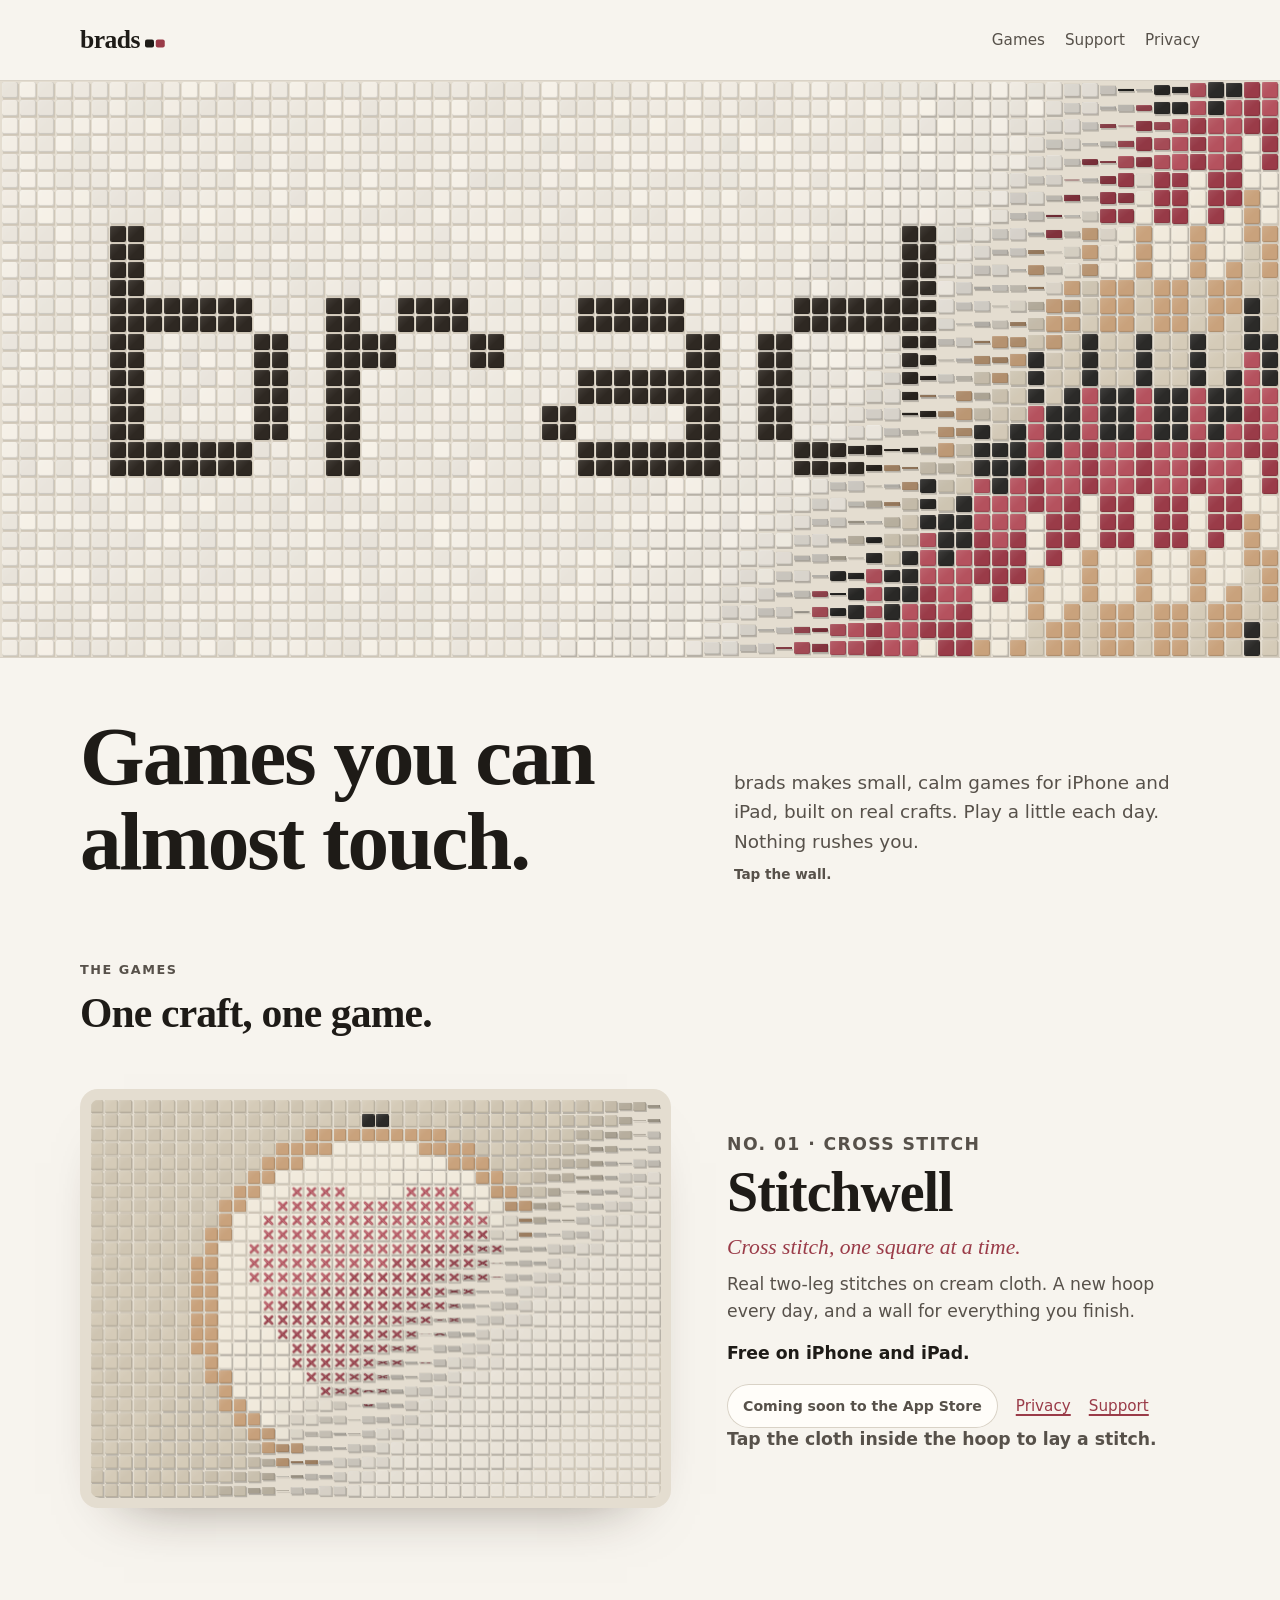
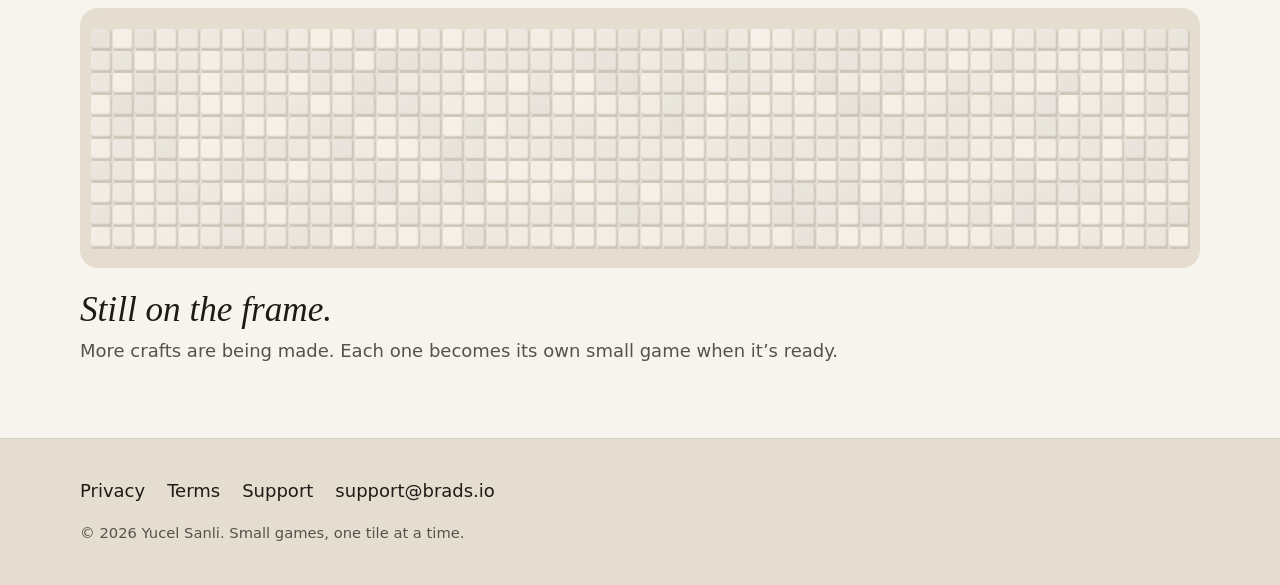
<file: docs/index.html>
<!doctype html>
<html lang="en">
<head>
<meta charset="utf-8">
<meta name="viewport" content="width=device-width, initial-scale=1, viewport-fit=cover">
<title>brads.io · games you can almost touch</title>
<meta name="description" content="brads makes small, calm games for iPhone and iPad, built on real crafts.">
<meta property="og:title" content="brads.io · games you can almost touch">
<meta property="og:description" content="brads makes small, calm games for iPhone and iPad, built on real crafts.">
<meta property="og:type" content="website">
<meta name="theme-color" content="#f7f4ee" media="(prefers-color-scheme: light)">
<meta name="theme-color" content="#151311" media="(prefers-color-scheme: dark)">
<link rel="icon" href="data:image/svg+xml,%3Csvg xmlns='http://www.w3.org/2000/svg' viewBox='0 0 32 32'%3E%3Crect width='32' height='32' rx='7' fill='%23e4ddd0'/%3E%3Crect x='5' y='5' width='10' height='10' rx='2' fill='%232e2822'/%3E%3Crect x='17' y='5' width='10' height='10' rx='2' fill='%23efeae1'/%3E%3Crect x='5' y='17' width='10' height='10' rx='2' fill='%23efeae1'/%3E%3Crect x='17' y='17' width='10' height='10' rx='2' fill='%239a3b48'/%3E%3C/svg%3E">
<link rel="stylesheet" href="style.css">
</head>
<body class="home-page">
<header class="site-head">
  <a class="wordmark" href="./" aria-label="brads.io home">brads<i aria-hidden="true"></i></a>
  <nav aria-label="Main"><a href="#games">Games</a><a href="support/">Support</a><a href="privacy/">Privacy</a></nav>
</header>
<main>

<style>@media (prefers-color-scheme: dark) { #stitchwell { --accent:#efa2ac } }</style>
<script type="application/json" id="palettes">[["#b5525e", "#9a3b48", "#f1eadc", "#c9a27c", "#d5cbb8", "#2b2a28"]]</script>
<section class="hero-wall" aria-label="The brads wordmark, built from tiles">
  <canvas data-wall="hero" role="img" aria-label="A wall of small wooden tiles that turn over to spell brads"></canvas>
</section>
<section class="hero-text">
  <h1>Games you can almost touch.</h1>
  <div>
    <p>brads makes small, calm games for iPhone and iPad, built on real crafts. Play a little each day. Nothing rushes you.</p>
    <p class="tap">Tap the wall.</p>
  </div>
</section>

<section class="games" id="games" aria-labelledby="games-title">
  <p class="label">The games</p>
  <h2 id="games-title">One craft, one game.</h2>
  
<article class="scene" id="stitchwell" style="--accent:#9a3b48">
  <div class="scene-wall">
    <canvas data-wall="scene" data-slug="stitchwell" data-palette='["#b5525e", "#9a3b48", "#f1eadc", "#c9a27c", "#d5cbb8", "#2b2a28"]'
      role="img" aria-label="Stitchwell, shown on a wall of tiles"></canvas>
  </div>
  <div class="scene-panel">
    <p class="scene-no">No. 01 &middot; Cross stitch</p>
    <h3>Stitchwell</h3>
    <p class="one">Cross stitch, one square at a time.</p>
    <p>Real two-leg stitches on cream cloth. A new hoop every day, and a wall for everything you finish.</p>
    <p class="free">Free on iPhone and iPad.</p>
    <div class="scene-links"><span class="pill">Coming soon to the App Store</span><a href="privacy/stitchwell/">Privacy</a><a href="support/">Support</a></div>
    <p class="scene-hint">Tap the cloth inside the hoop to lay a stitch.</p>
    <p class="scene-count" data-count-for="stitchwell" hidden>You placed <b>0</b> stitches. The app has plenty more waiting.</p>
  </div>
</article>
</section>

<section class="frame" aria-labelledby="frame-title">
  <div class="frame-wall"><canvas data-wall="frame" role="img" aria-label="Plain tiles that have not turned yet"></canvas></div>
  <h2 id="frame-title">Still on the frame.</h2>
  <p>More crafts are being made. Each one becomes its own small game when it’s ready.</p>
</section>

</main>
<footer class="foot">
  <div class="foot-inner">
    <nav aria-label="Footer"><a href="privacy/">Privacy</a><a href="terms/">Terms</a><a href="support/">Support</a><a href="mailto:support@brads.io">support@brads.io</a></nav>
    <p>&copy; 2026 Yucel Sanli. Small games, one tile at a time.</p>
  </div>
</footer>
<script src="wall.js" defer></script>
</body>
</html>
</file>
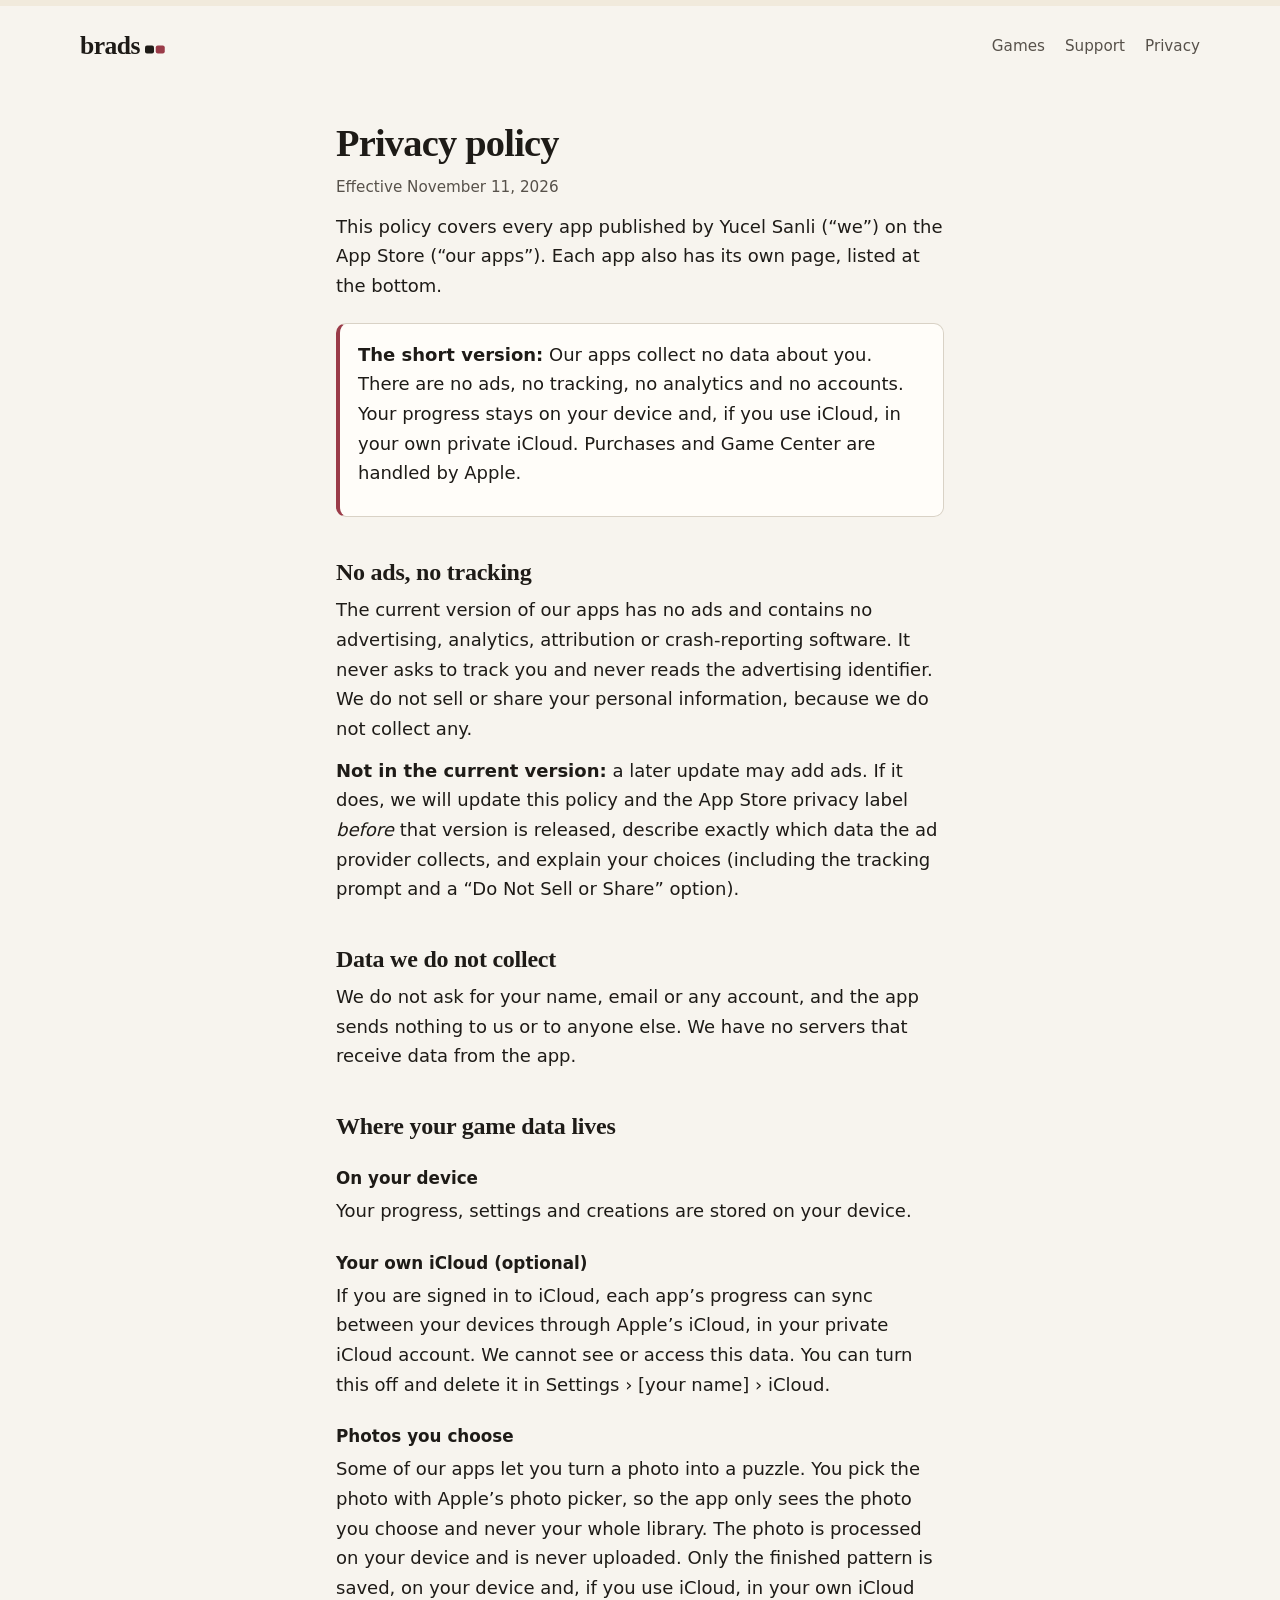
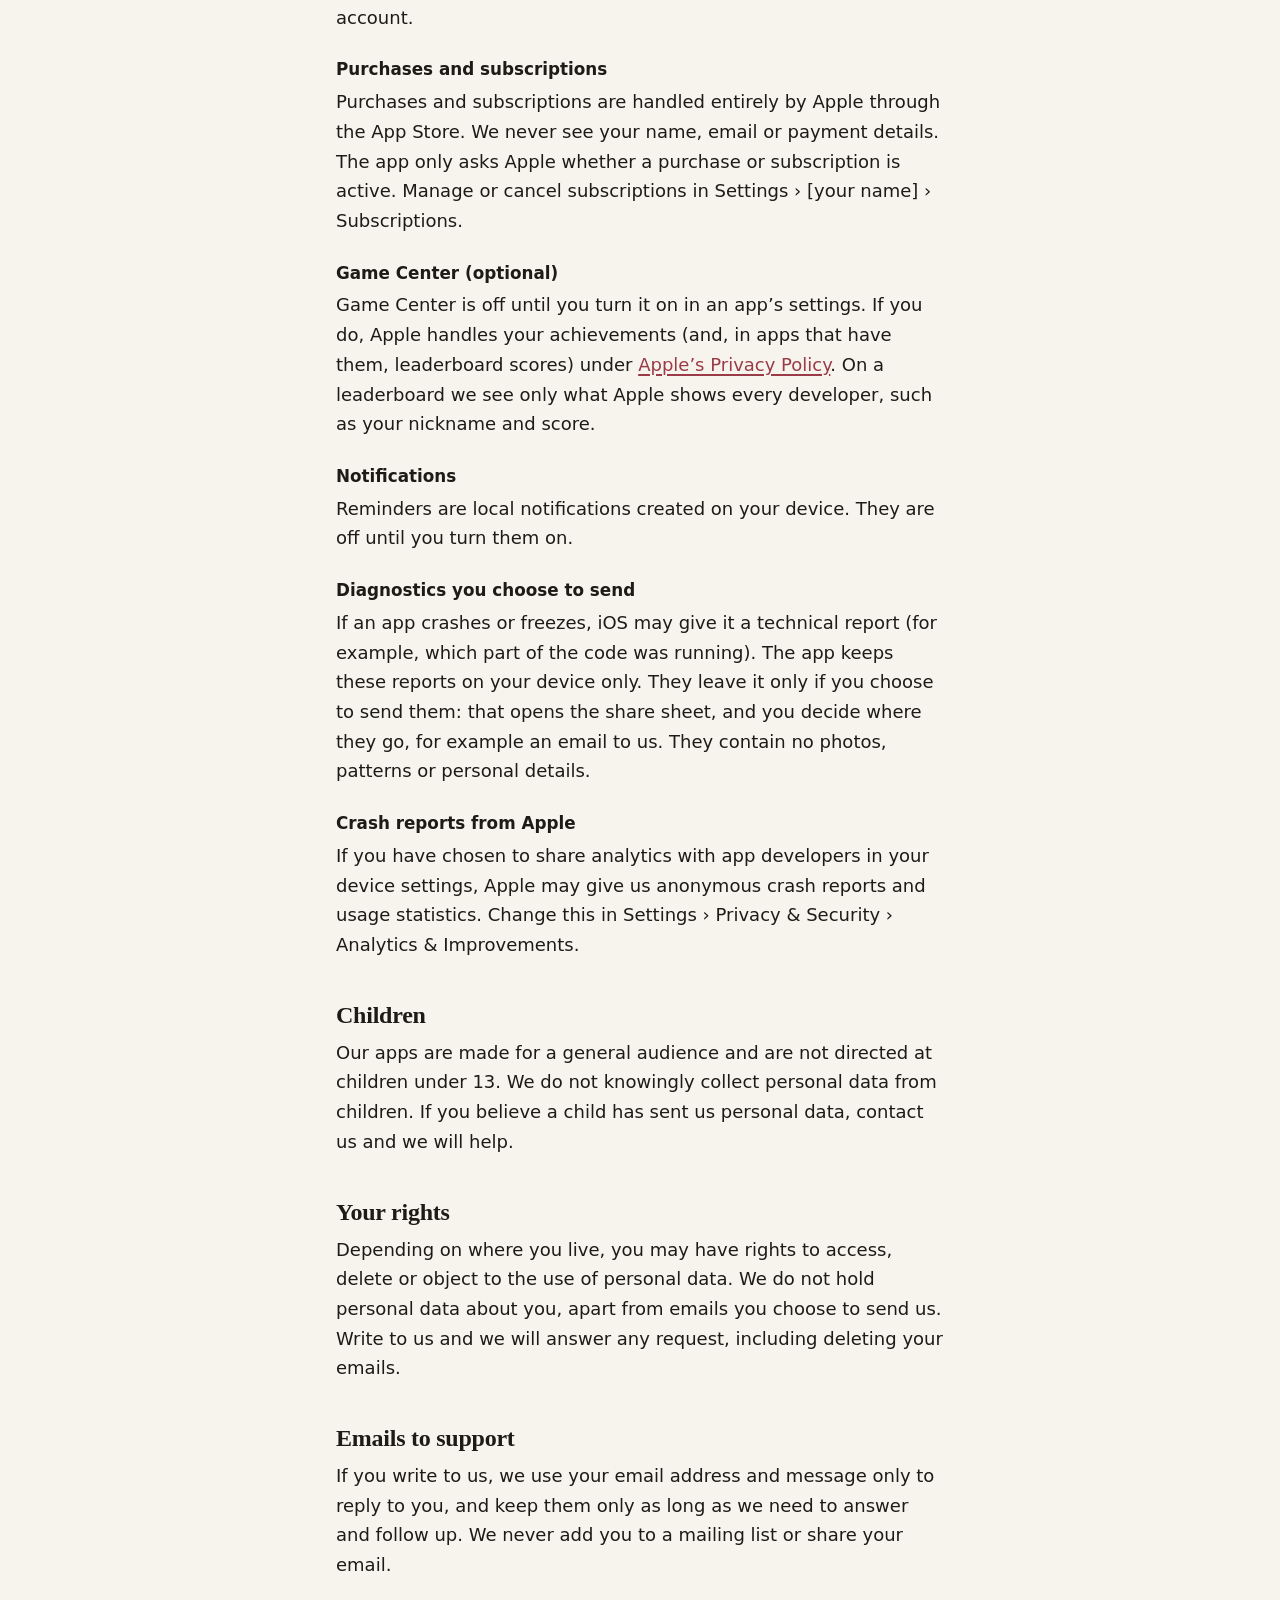
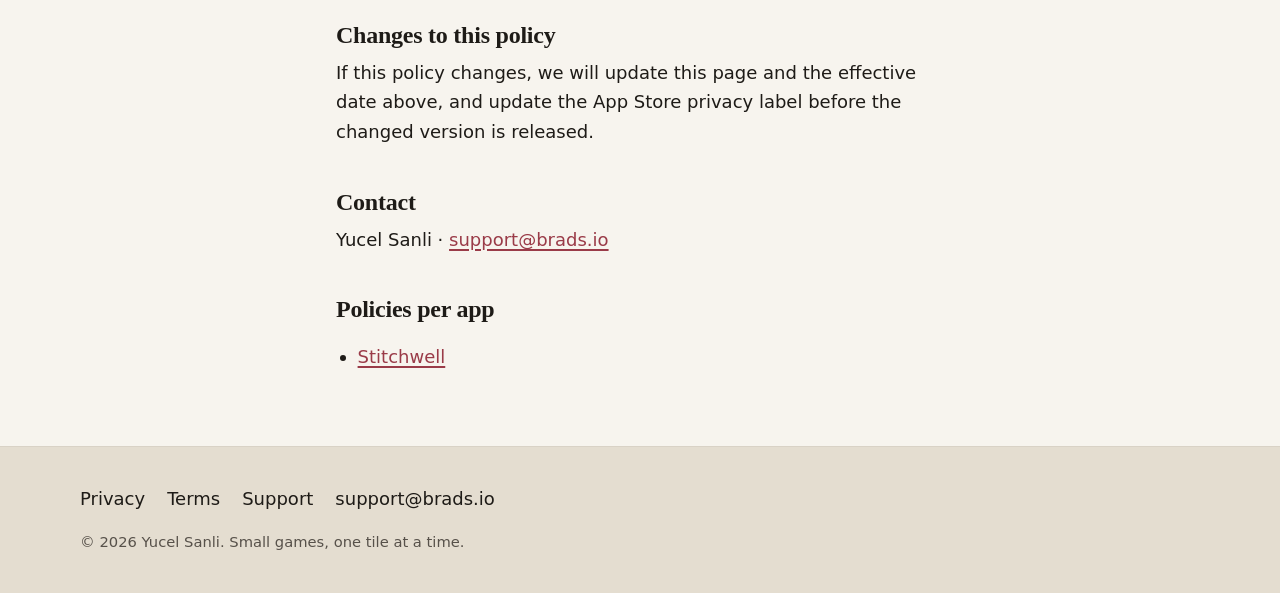
<file: docs/privacy/index.html>
<!doctype html>
<html lang="en">
<head>
<meta charset="utf-8">
<meta name="viewport" content="width=device-width, initial-scale=1, viewport-fit=cover">
<title>Privacy policy · brads.io</title>
<meta name="description" content="brads makes small, calm games for iPhone and iPad, built on real crafts.">
<meta property="og:title" content="Privacy policy · brads.io">
<meta property="og:description" content="brads makes small, calm games for iPhone and iPad, built on real crafts.">
<meta property="og:type" content="website">
<meta name="theme-color" content="#f7f4ee" media="(prefers-color-scheme: light)">
<meta name="theme-color" content="#151311" media="(prefers-color-scheme: dark)">
<link rel="icon" href="data:image/svg+xml,%3Csvg xmlns='http://www.w3.org/2000/svg' viewBox='0 0 32 32'%3E%3Crect width='32' height='32' rx='7' fill='%23e4ddd0'/%3E%3Crect x='5' y='5' width='10' height='10' rx='2' fill='%232e2822'/%3E%3Crect x='17' y='5' width='10' height='10' rx='2' fill='%23efeae1'/%3E%3Crect x='5' y='17' width='10' height='10' rx='2' fill='%23efeae1'/%3E%3Crect x='17' y='17' width='10' height='10' rx='2' fill='%239a3b48'/%3E%3C/svg%3E">
<link rel="stylesheet" href="../style.css">
</head>
<body class="doc-page">
<header class="site-head">
  <a class="wordmark" href="../" aria-label="brads.io home">brads<i aria-hidden="true"></i></a>
  <nav aria-label="Main"><a href="../#games">Games</a><a href="../support/">Support</a><a href="../privacy/">Privacy</a></nav>
</header>
<main class="doc">

<article class="doc">
<h1>Privacy policy</h1>
<p class="meta">Effective November 11, 2026</p>
<p>This policy covers every app published by Yucel Sanli (“we”) on the App Store (“our apps”). Each app also has its own page, listed at the bottom.</p>

<div class="callout">
  <p><strong>The short version:</strong> Our apps collect no data about you. There are no ads, no tracking, no analytics and no accounts. Your progress stays on your device and, if you use iCloud, in your own private iCloud. Purchases and Game Center are handled by Apple.</p>
</div>

<h2>No ads, no tracking</h2>
<p>The current version of our apps has no ads and contains no advertising, analytics,
attribution or crash-reporting software. It never asks to track you and never reads the advertising identifier.
We do not sell or share your personal information, because we do not collect any.</p>
<p><strong>Not in the current version:</strong> a later update may add ads. If it does, we will update this
policy and the App Store privacy label <em>before</em> that version is released, describe exactly which data
the ad provider collects, and explain your choices (including the tracking prompt and a “Do Not Sell or
Share” option).</p>

<h2>Data we do not collect</h2>
<p>We do not ask for your name, email or any account, and the app sends nothing to us or to anyone else. We have no servers that receive data from the app.</p>

<h2>Where your game data lives</h2>
<h3>On your device</h3>
<p>Your progress, settings and creations are stored on your device.</p>
<h3>Your own iCloud (optional)</h3>
<p>If you are signed in to iCloud, each app’s progress can sync between your devices through Apple’s iCloud,
in your private iCloud account. We cannot see or access this data. You can turn this off and delete it in
Settings › [your name] › iCloud.</p>

<h3>Photos you choose</h3>
<p>Some of our apps let you turn a photo into a puzzle. You pick the photo with Apple’s photo picker, so the app only
sees the photo you choose and never your whole library. The photo is processed on your device and is never
uploaded. Only the finished pattern is saved, on your device and, if you use iCloud,
in your own iCloud account.</p>

<h3>Purchases and subscriptions</h3>
<p>Purchases and subscriptions are handled entirely by Apple through the App Store. We never see your name,
email or payment details. The app only asks Apple whether a purchase or subscription is active. Manage or
cancel subscriptions in Settings › [your name] › Subscriptions.</p>
<h3>Game Center (optional)</h3>
<p>Game Center is off until you turn it on in an app’s settings. If you do, Apple handles your achievements (and, in apps that have them, leaderboard scores) under <a href="https://www.apple.com/legal/privacy/">Apple’s Privacy Policy</a>. On a leaderboard we see only what Apple shows every developer, such as your nickname and score.</p>
<h3>Notifications</h3>
<p>Reminders are local notifications created on your device. They are off until you turn them on.</p>

<h3>Diagnostics you choose to send</h3>
<p>If an app crashes or freezes, iOS may give it a technical report (for example, which
part of the code was running). The app keeps these reports on your device only. They leave it only if you
choose to send them: that opens the share sheet, and you decide where they go, for example an email
to us. They contain no photos, patterns or personal details.</p>

<h3>Crash reports from Apple</h3>
<p>If you have chosen to share analytics with app developers in your device settings, Apple may give us
anonymous crash reports and usage statistics. Change this in Settings › Privacy &amp; Security ›
Analytics &amp; Improvements.</p>

<h2>Children</h2>
<p>Our apps are made for a general audience and are not directed at children under 13. We do not knowingly
collect personal data from children. If you believe a child has sent us personal data, contact us and we will help.</p>

<h2>Your rights</h2>
<p>Depending on where you live, you may have rights to access, delete or object to the use of personal data.
We do not hold personal data about you, apart from emails you choose to send us. Write to us and we will answer any request, including deleting your emails.</p>

<h2>Emails to support</h2>
<p>If you write to us, we use your email address and message only to reply to you, and keep them only as long
as we need to answer and follow up. We never add you to a mailing list or share your email.</p>

<h2>Changes to this policy</h2>
<p>If this policy changes, we will update this page and the effective date above, and update the App Store
privacy label before the changed version is released.</p>

<h2>Contact</h2>
<p>Yucel Sanli &middot; <a href="mailto:support@brads.io">support@brads.io</a></p>
<h2>Policies per app</h2><ul><li><a href="stitchwell/">Stitchwell</a></li></ul>
</article>

</main>
<footer class="foot">
  <div class="foot-inner">
    <nav aria-label="Footer"><a href="../privacy/">Privacy</a><a href="../terms/">Terms</a><a href="../support/">Support</a><a href="mailto:support@brads.io">support@brads.io</a></nav>
    <p>&copy; 2026 Yucel Sanli. Small games, one tile at a time.</p>
  </div>
</footer>
</body>
</html>
</file>
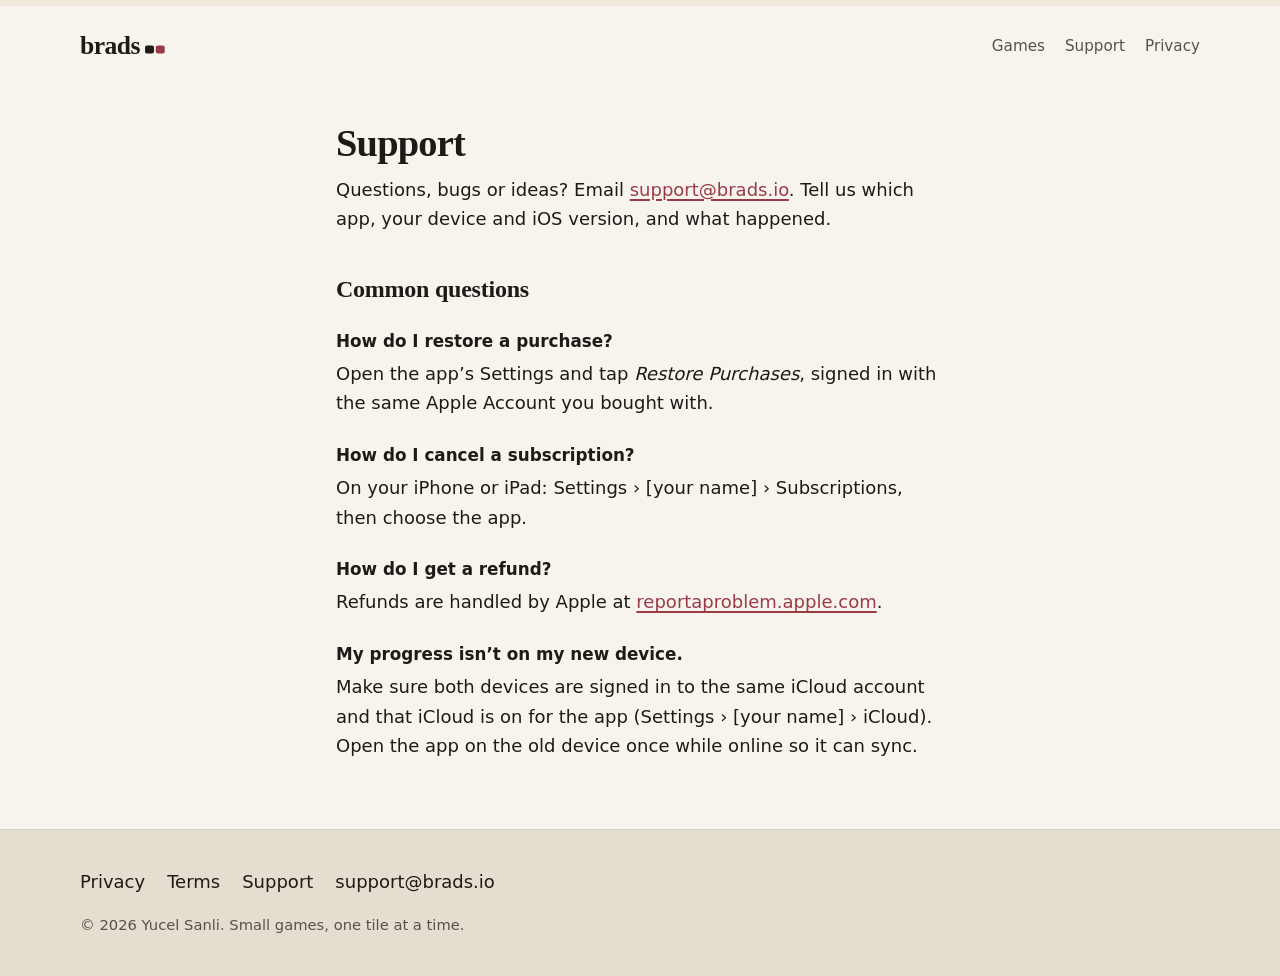
<file: docs/support/index.html>
<!doctype html>
<html lang="en">
<head>
<meta charset="utf-8">
<meta name="viewport" content="width=device-width, initial-scale=1, viewport-fit=cover">
<title>Support · brads.io</title>
<meta name="description" content="brads makes small, calm games for iPhone and iPad, built on real crafts.">
<meta property="og:title" content="Support · brads.io">
<meta property="og:description" content="brads makes small, calm games for iPhone and iPad, built on real crafts.">
<meta property="og:type" content="website">
<meta name="theme-color" content="#f7f4ee" media="(prefers-color-scheme: light)">
<meta name="theme-color" content="#151311" media="(prefers-color-scheme: dark)">
<link rel="icon" href="data:image/svg+xml,%3Csvg xmlns='http://www.w3.org/2000/svg' viewBox='0 0 32 32'%3E%3Crect width='32' height='32' rx='7' fill='%23e4ddd0'/%3E%3Crect x='5' y='5' width='10' height='10' rx='2' fill='%232e2822'/%3E%3Crect x='17' y='5' width='10' height='10' rx='2' fill='%23efeae1'/%3E%3Crect x='5' y='17' width='10' height='10' rx='2' fill='%23efeae1'/%3E%3Crect x='17' y='17' width='10' height='10' rx='2' fill='%239a3b48'/%3E%3C/svg%3E">
<link rel="stylesheet" href="../style.css">
</head>
<body class="doc-page">
<header class="site-head">
  <a class="wordmark" href="../" aria-label="brads.io home">brads<i aria-hidden="true"></i></a>
  <nav aria-label="Main"><a href="../#games">Games</a><a href="../support/">Support</a><a href="../privacy/">Privacy</a></nav>
</header>
<main class="doc">

<article class="doc">
<h1>Support</h1>
<p>Questions, bugs or ideas? Email <a href="mailto:support@brads.io">support@brads.io</a>.
Tell us which app, your device and iOS version, and what happened.</p>

<h2>Common questions</h2>
<h3>How do I restore a purchase?</h3>
<p>Open the app’s Settings and tap <em>Restore Purchases</em>, signed in with the same Apple Account you bought with.</p>
<h3>How do I cancel a subscription?</h3>
<p>On your iPhone or iPad: Settings › [your name] › Subscriptions, then choose the app.</p>
<h3>How do I get a refund?</h3>
<p>Refunds are handled by Apple at <a href="https://reportaproblem.apple.com">reportaproblem.apple.com</a>.</p>
<h3>My progress isn’t on my new device.</h3>
<p>Make sure both devices are signed in to the same iCloud account and that iCloud is on for the app
(Settings › [your name] › iCloud). Open the app on the old device once while online so it can sync.</p>
</article>

</main>
<footer class="foot">
  <div class="foot-inner">
    <nav aria-label="Footer"><a href="../privacy/">Privacy</a><a href="../terms/">Terms</a><a href="../support/">Support</a><a href="mailto:support@brads.io">support@brads.io</a></nav>
    <p>&copy; 2026 Yucel Sanli. Small games, one tile at a time.</p>
  </div>
</footer>
</body>
</html>
</file>
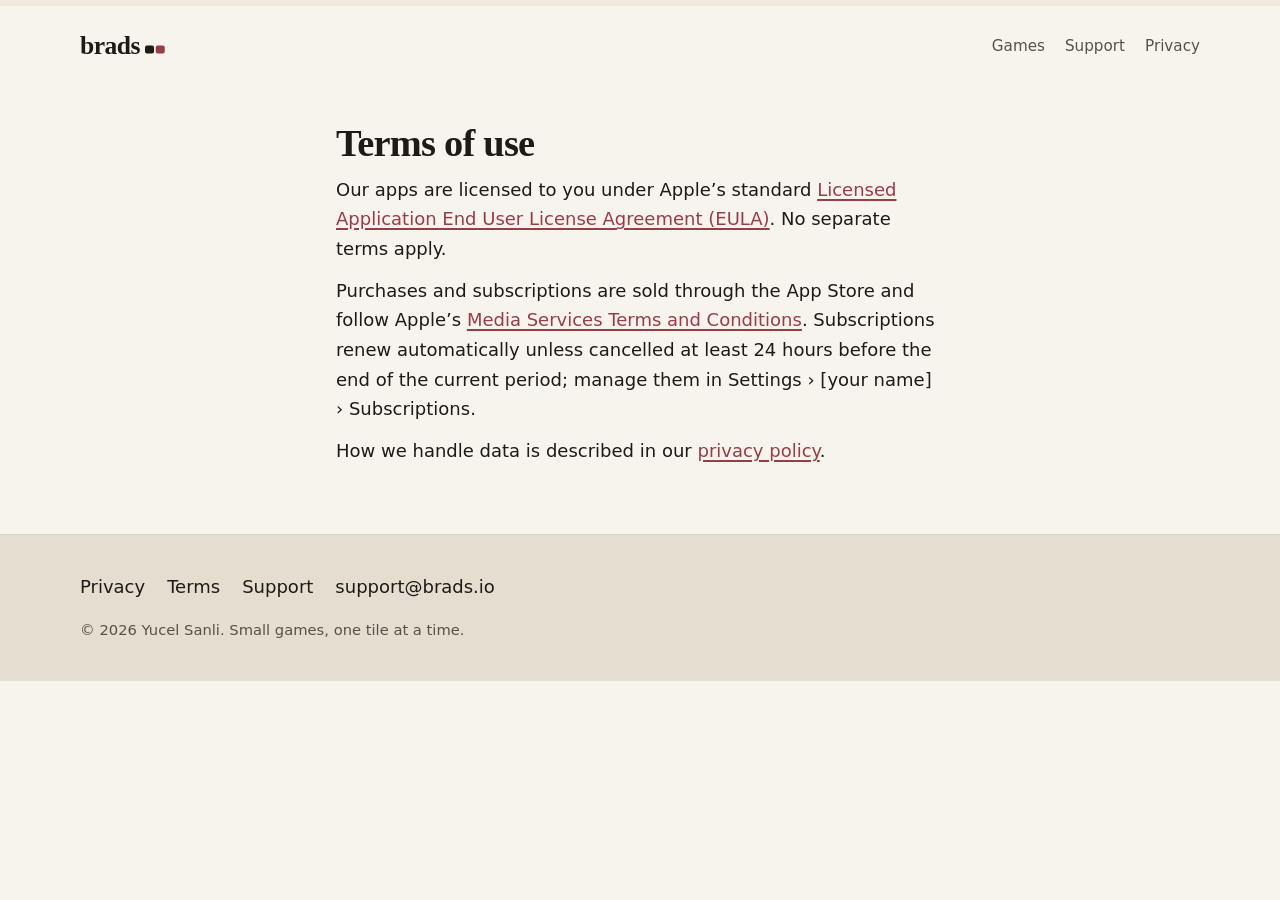
<file: docs/terms/index.html>
<!doctype html>
<html lang="en">
<head>
<meta charset="utf-8">
<meta name="viewport" content="width=device-width, initial-scale=1, viewport-fit=cover">
<title>Terms of use · brads.io</title>
<meta name="description" content="brads makes small, calm games for iPhone and iPad, built on real crafts.">
<meta property="og:title" content="Terms of use · brads.io">
<meta property="og:description" content="brads makes small, calm games for iPhone and iPad, built on real crafts.">
<meta property="og:type" content="website">
<meta name="theme-color" content="#f7f4ee" media="(prefers-color-scheme: light)">
<meta name="theme-color" content="#151311" media="(prefers-color-scheme: dark)">
<link rel="icon" href="data:image/svg+xml,%3Csvg xmlns='http://www.w3.org/2000/svg' viewBox='0 0 32 32'%3E%3Crect width='32' height='32' rx='7' fill='%23e4ddd0'/%3E%3Crect x='5' y='5' width='10' height='10' rx='2' fill='%232e2822'/%3E%3Crect x='17' y='5' width='10' height='10' rx='2' fill='%23efeae1'/%3E%3Crect x='5' y='17' width='10' height='10' rx='2' fill='%23efeae1'/%3E%3Crect x='17' y='17' width='10' height='10' rx='2' fill='%239a3b48'/%3E%3C/svg%3E">
<link rel="stylesheet" href="../style.css">
</head>
<body class="doc-page">
<header class="site-head">
  <a class="wordmark" href="../" aria-label="brads.io home">brads<i aria-hidden="true"></i></a>
  <nav aria-label="Main"><a href="../#games">Games</a><a href="../support/">Support</a><a href="../privacy/">Privacy</a></nav>
</header>
<main class="doc">

<article class="doc">
<h1>Terms of use</h1>
<p>Our apps are licensed to you under Apple’s standard
<a href="https://www.apple.com/legal/internet-services/itunes/dev/stdeula/">Licensed Application End User License Agreement (EULA)</a>.
No separate terms apply.</p>
<p>Purchases and subscriptions are sold through the App Store and follow Apple’s
<a href="https://www.apple.com/legal/internet-services/itunes/">Media Services Terms and Conditions</a>.
Subscriptions renew automatically unless cancelled at least 24 hours before the end of the current period;
manage them in Settings › [your name] › Subscriptions.</p>
<p>How we handle data is described in our <a href="../privacy/">privacy policy</a>.</p>
</article>

</main>
<footer class="foot">
  <div class="foot-inner">
    <nav aria-label="Footer"><a href="../privacy/">Privacy</a><a href="../terms/">Terms</a><a href="../support/">Support</a><a href="mailto:support@brads.io">support@brads.io</a></nav>
    <p>&copy; 2026 Yucel Sanli. Small games, one tile at a time.</p>
  </div>
</footer>
</body>
</html>
</file>
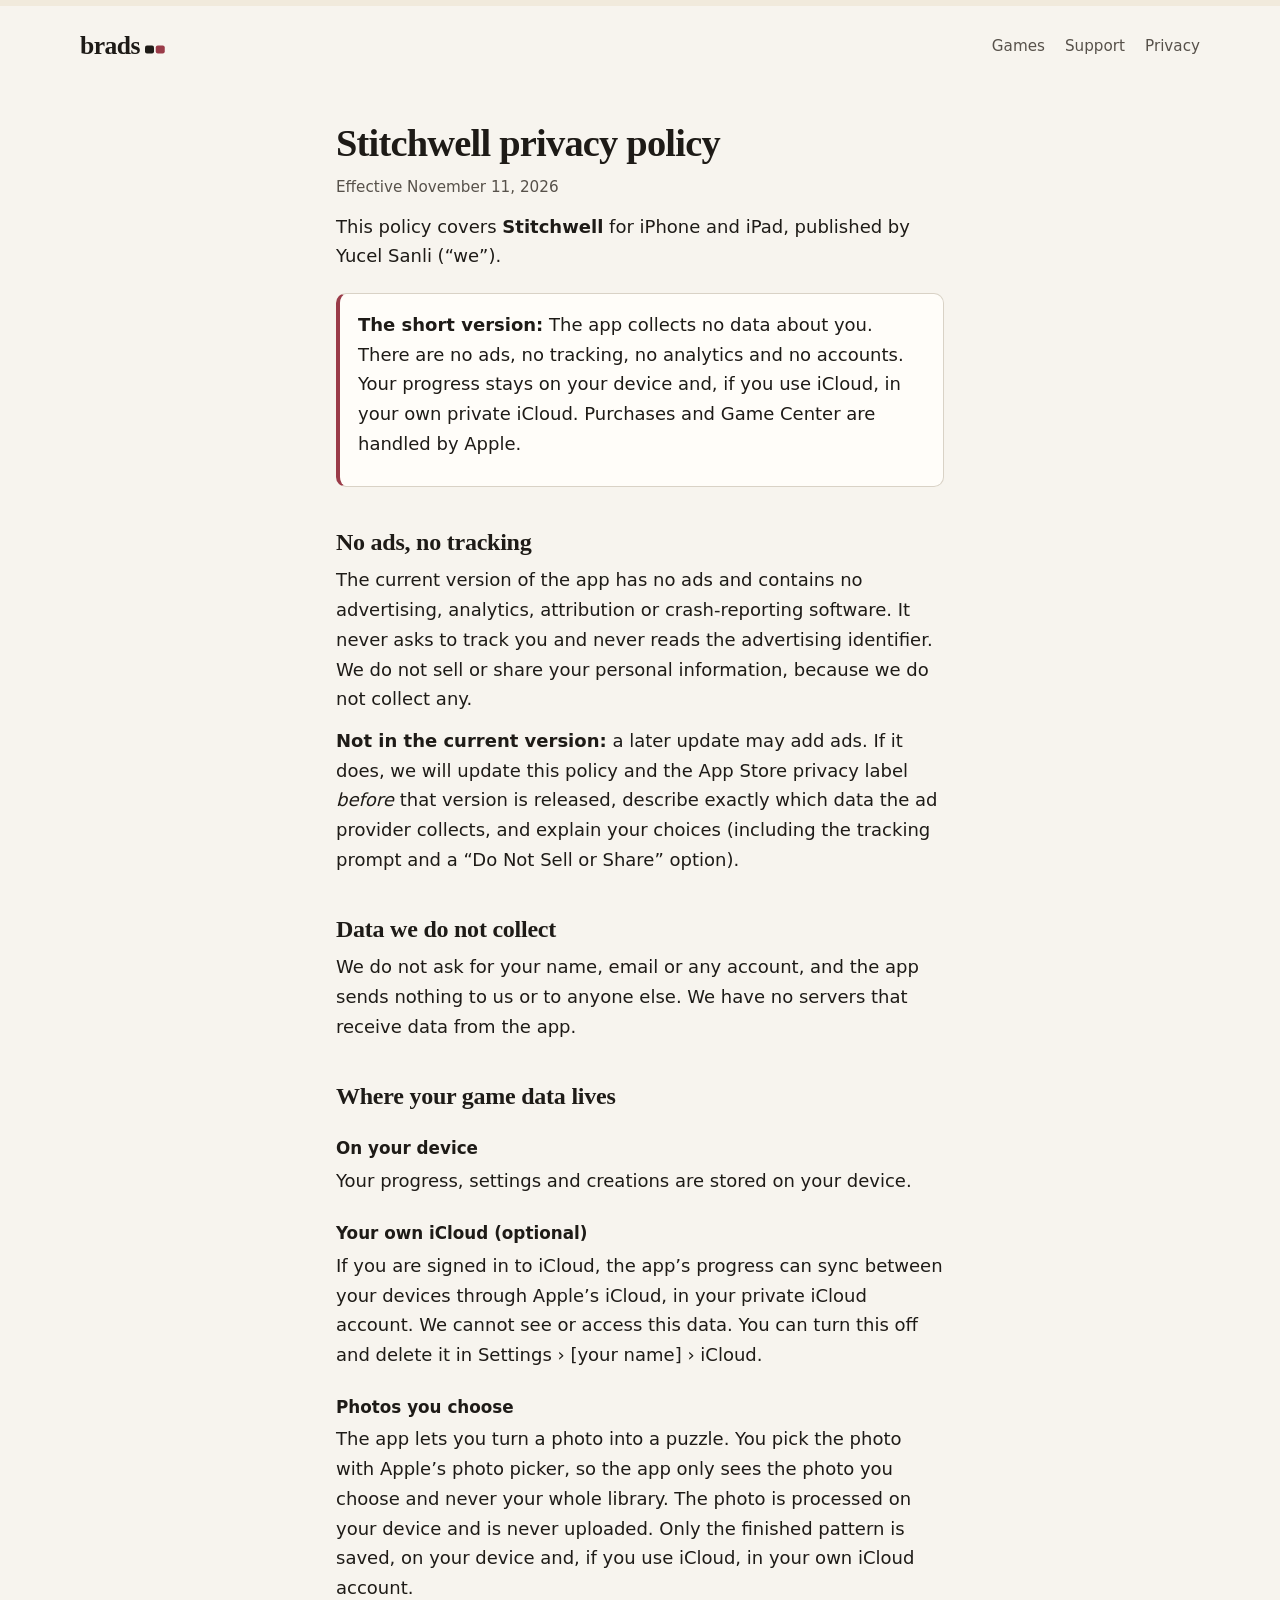
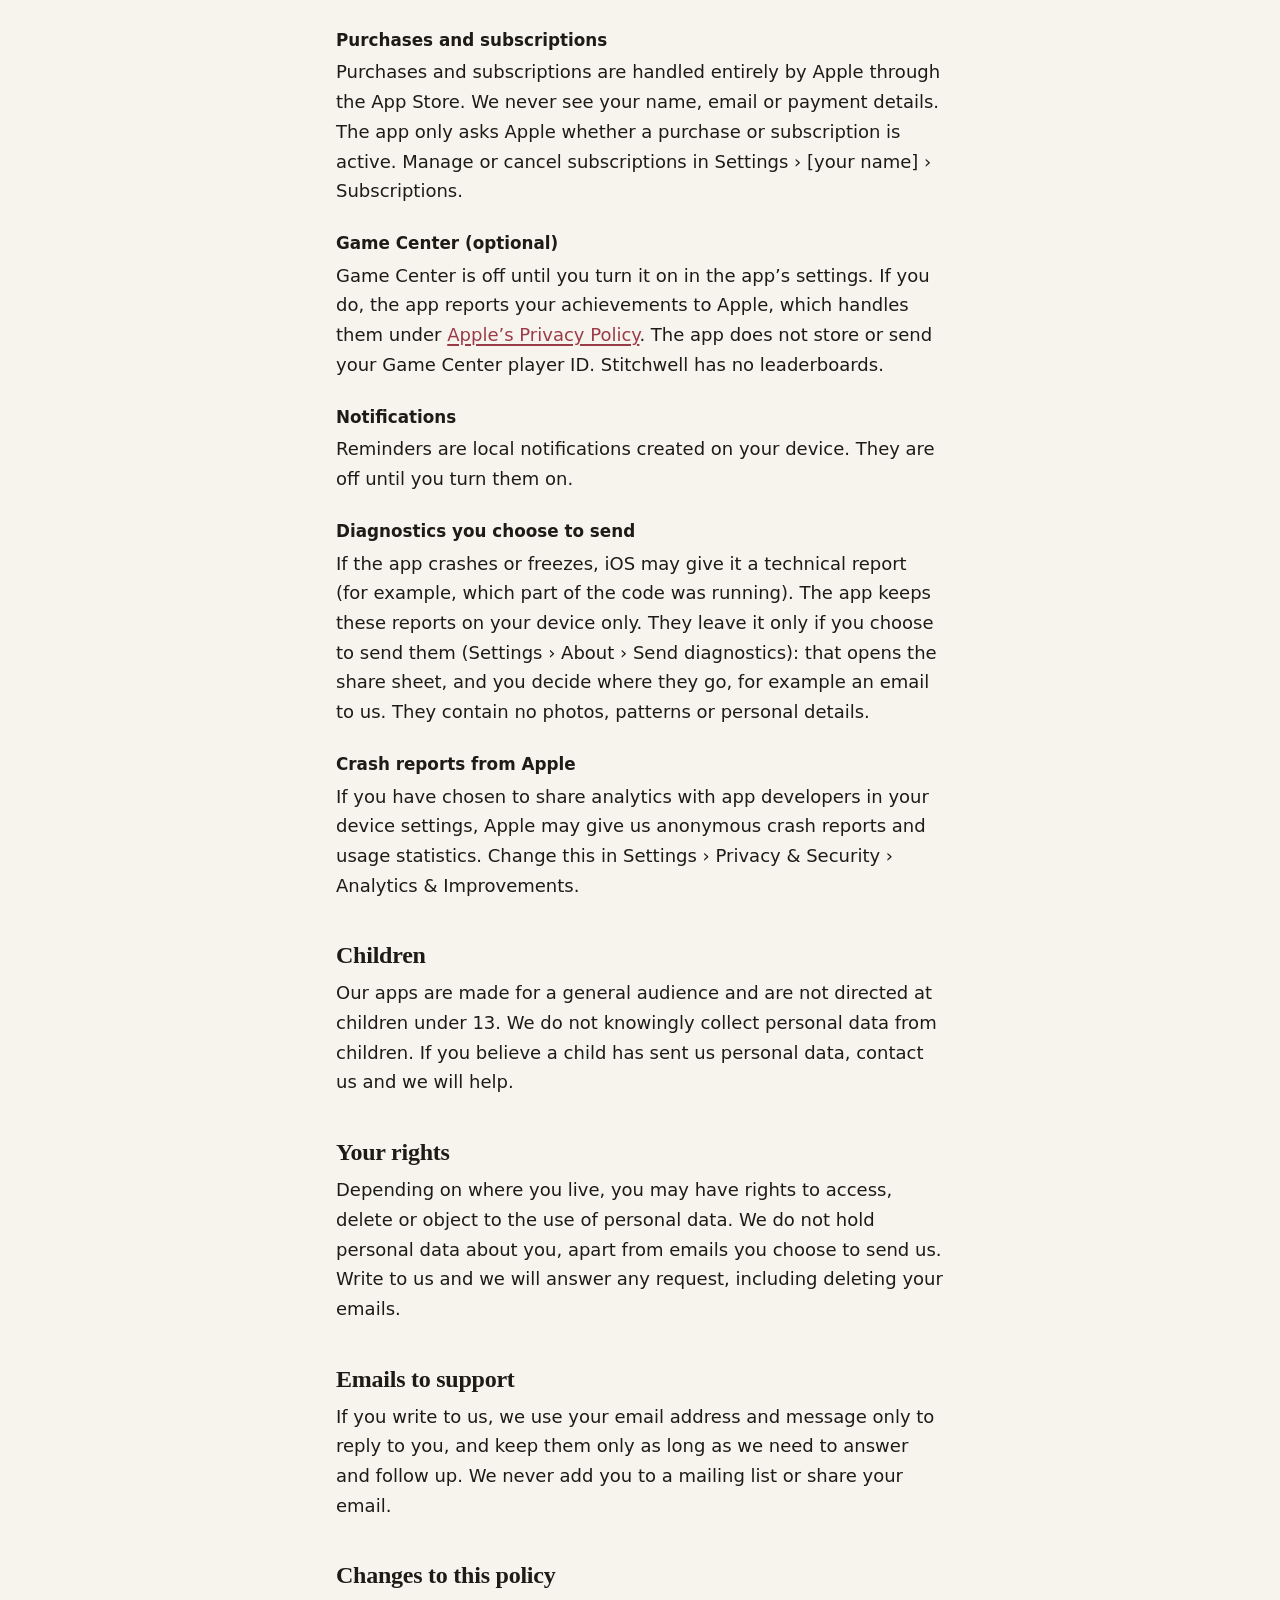
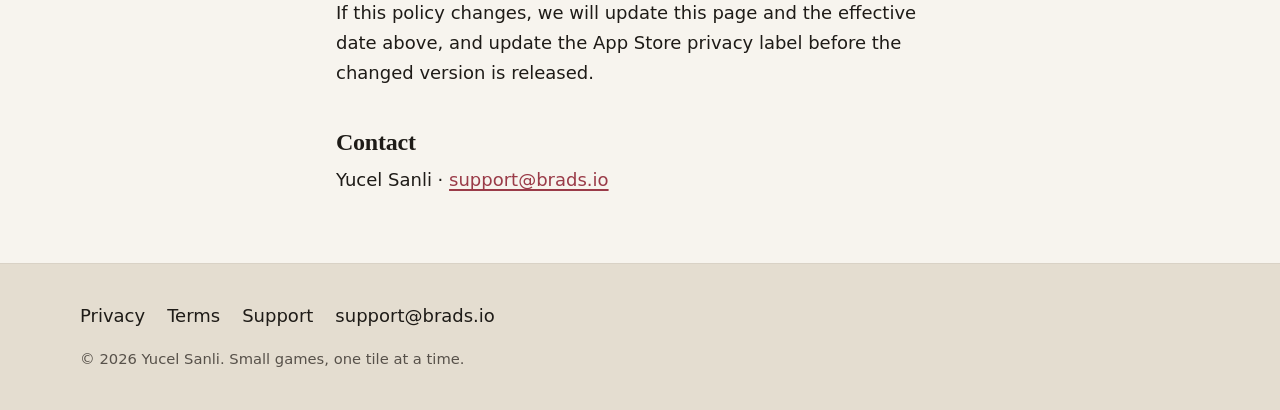
<file: docs/privacy/stitchwell/index.html>
<!doctype html>
<html lang="en">
<head>
<meta charset="utf-8">
<meta name="viewport" content="width=device-width, initial-scale=1, viewport-fit=cover">
<title>Stitchwell privacy policy · brads.io</title>
<meta name="description" content="brads makes small, calm games for iPhone and iPad, built on real crafts.">
<meta property="og:title" content="Stitchwell privacy policy · brads.io">
<meta property="og:description" content="brads makes small, calm games for iPhone and iPad, built on real crafts.">
<meta property="og:type" content="website">
<meta name="theme-color" content="#f7f4ee" media="(prefers-color-scheme: light)">
<meta name="theme-color" content="#151311" media="(prefers-color-scheme: dark)">
<link rel="icon" href="data:image/svg+xml,%3Csvg xmlns='http://www.w3.org/2000/svg' viewBox='0 0 32 32'%3E%3Crect width='32' height='32' rx='7' fill='%23e4ddd0'/%3E%3Crect x='5' y='5' width='10' height='10' rx='2' fill='%232e2822'/%3E%3Crect x='17' y='5' width='10' height='10' rx='2' fill='%23efeae1'/%3E%3Crect x='5' y='17' width='10' height='10' rx='2' fill='%23efeae1'/%3E%3Crect x='17' y='17' width='10' height='10' rx='2' fill='%239a3b48'/%3E%3C/svg%3E">
<link rel="stylesheet" href="../../style.css">
</head>
<body class="doc-page">
<header class="site-head">
  <a class="wordmark" href="../../" aria-label="brads.io home">brads<i aria-hidden="true"></i></a>
  <nav aria-label="Main"><a href="../../#games">Games</a><a href="../../support/">Support</a><a href="../../privacy/">Privacy</a></nav>
</header>
<main class="doc">

<article class="doc">
<h1>Stitchwell privacy policy</h1>
<p class="meta">Effective November 11, 2026</p>
<p>This policy covers <strong>Stitchwell</strong> for iPhone and iPad, published by Yucel Sanli (“we”).</p>

<div class="callout">
  <p><strong>The short version:</strong> The app collects no data about you. There are no ads, no tracking, no analytics and no accounts. Your progress stays on your device and, if you use iCloud, in your own private iCloud. Purchases and Game Center are handled by Apple.</p>
</div>

<h2>No ads, no tracking</h2>
<p>The current version of the app has no ads and contains no advertising, analytics,
attribution or crash-reporting software. It never asks to track you and never reads the advertising identifier.
We do not sell or share your personal information, because we do not collect any.</p>
<p><strong>Not in the current version:</strong> a later update may add ads. If it does, we will update this
policy and the App Store privacy label <em>before</em> that version is released, describe exactly which data
the ad provider collects, and explain your choices (including the tracking prompt and a “Do Not Sell or
Share” option).</p>

<h2>Data we do not collect</h2>
<p>We do not ask for your name, email or any account, and the app sends nothing to us or to anyone else. We have no servers that receive data from the app.</p>

<h2>Where your game data lives</h2>
<h3>On your device</h3>
<p>Your progress, settings and creations are stored on your device.</p>
<h3>Your own iCloud (optional)</h3>
<p>If you are signed in to iCloud, the app’s progress can sync between your devices through Apple’s iCloud,
in your private iCloud account. We cannot see or access this data. You can turn this off and delete it in
Settings › [your name] › iCloud.</p>

<h3>Photos you choose</h3>
<p>The app lets you turn a photo into a puzzle. You pick the photo with Apple’s photo picker, so the app only
sees the photo you choose and never your whole library. The photo is processed on your device and is never
uploaded. Only the finished pattern is saved, on your device and, if you use iCloud,
in your own iCloud account.</p>

<h3>Purchases and subscriptions</h3>
<p>Purchases and subscriptions are handled entirely by Apple through the App Store. We never see your name,
email or payment details. The app only asks Apple whether a purchase or subscription is active. Manage or
cancel subscriptions in Settings › [your name] › Subscriptions.</p>
<h3>Game Center (optional)</h3>
<p>Game Center is off until you turn it on in the app’s settings. If you do, the app reports your achievements to Apple, which handles them under <a href="https://www.apple.com/legal/privacy/">Apple’s Privacy Policy</a>. The app does not store or send your Game Center player ID. Stitchwell has no leaderboards.</p>
<h3>Notifications</h3>
<p>Reminders are local notifications created on your device. They are off until you turn them on.</p>

<h3>Diagnostics you choose to send</h3>
<p>If the app crashes or freezes, iOS may give it a technical report (for example, which
part of the code was running). The app keeps these reports on your device only. They leave it only if you
choose to send them (Settings › About › Send diagnostics): that opens the share sheet, and you decide where they go, for example an email
to us. They contain no photos, patterns or personal details.</p>

<h3>Crash reports from Apple</h3>
<p>If you have chosen to share analytics with app developers in your device settings, Apple may give us
anonymous crash reports and usage statistics. Change this in Settings › Privacy &amp; Security ›
Analytics &amp; Improvements.</p>

<h2>Children</h2>
<p>Our apps are made for a general audience and are not directed at children under 13. We do not knowingly
collect personal data from children. If you believe a child has sent us personal data, contact us and we will help.</p>

<h2>Your rights</h2>
<p>Depending on where you live, you may have rights to access, delete or object to the use of personal data.
We do not hold personal data about you, apart from emails you choose to send us. Write to us and we will answer any request, including deleting your emails.</p>

<h2>Emails to support</h2>
<p>If you write to us, we use your email address and message only to reply to you, and keep them only as long
as we need to answer and follow up. We never add you to a mailing list or share your email.</p>

<h2>Changes to this policy</h2>
<p>If this policy changes, we will update this page and the effective date above, and update the App Store
privacy label before the changed version is released.</p>

<h2>Contact</h2>
<p>Yucel Sanli &middot; <a href="mailto:support@brads.io">support@brads.io</a></p>

</article>

</main>
<footer class="foot">
  <div class="foot-inner">
    <nav aria-label="Footer"><a href="../../privacy/">Privacy</a><a href="../../terms/">Terms</a><a href="../../support/">Support</a><a href="mailto:support@brads.io">support@brads.io</a></nav>
    <p>&copy; 2026 Yucel Sanli. Small games, one tile at a time.</p>
  </div>
</footer>
</body>
</html>
</file>
<file: docs/style.css>
/* brads.io — games you can almost touch. Paper & ink everywhere; the tile walls are the only things that move. */
:root {
  --page: #f7f4ee;
  --surface: #fffdf9;
  --linen: #f1eadc;
  --holes: #d5cbb8;
  --ink: #1e1b17;
  --ink-2: #57514a;
  --thread: #9a3b48;
  --on-thread: #ffffff;
  --wood: #c9a27c;
  --wood-hi: #e2c4a2;
  --brass: #b8933f;
  --rule: #d9d2c6;
  --back: #efeae1;
  --serif: ui-serif, "New York", "Iowan Old Style", "Palatino Linotype", Palatino, Georgia, serif;
  --sans: -apple-system, BlinkMacSystemFont, system-ui, "Segoe UI", Roboto, sans-serif;
  --round: ui-rounded, "SF Pro Rounded", system-ui, sans-serif;
  --calm-out: cubic-bezier(0.2, 0, 0, 1);
  --calm-inout: cubic-bezier(0.4, 0, 0.2, 1);
  --doc: 40rem;
  --wide: 72rem;
  color-scheme: light dark;
}
@media (prefers-color-scheme: dark) {
  :root {
    --page: #151311;
    --surface: #201d1a;
    --linen: #2b2a28;
    --holes: #3a3835;
    --ink: #f3efe8;
    --ink-2: #bdb5aa;
    --thread: #efa2ac;
    --on-thread: #151311;
    --wood: #a6845f;
    --wood-hi: #c4a07a;
    --brass: #a8873c;
    --rule: #3b3632;
    --back: #0f0d0c;
  }
}

* { box-sizing: border-box; }
html { -webkit-text-size-adjust: 100%; }
body {
  margin: 0;
  background: var(--page);
  color: var(--ink);
  font: 18px/1.6 var(--sans);
  -webkit-font-smoothing: antialiased;
}
a { color: var(--thread); text-decoration-thickness: 2px; text-underline-offset: 3px; }
a:hover { text-decoration-thickness: 3px; }
:focus-visible { outline: 3px solid var(--thread); outline-offset: 3px; border-radius: 4px; }

/* ---------- header ---------- */
.site-head {
  max-width: var(--wide); margin: 0 auto; padding: 18px 16px;
  display: flex; align-items: center; justify-content: space-between; gap: 12px; flex-wrap: wrap;
}
.wordmark {
  font: 600 1.6rem/1 var(--serif); letter-spacing: -0.02em; color: var(--ink); text-decoration: none;
  display: inline-flex; align-items: baseline; gap: 3px;
}
.wordmark i { display: inline-block; width: 0.34em; height: 0.34em; border-radius: 2px; background: var(--ink); margin-left: 2px; transform: translateY(-0.02em); box-shadow: 0.42em 0 0 var(--thread); margin-right: 0.42em; }
.site-head nav { display: flex; gap: 4px 20px; flex-wrap: wrap; }
.site-head nav a { color: var(--ink-2); text-decoration: none; font-size: 0.95rem; padding: 10px 0; }
.site-head nav a:hover { color: var(--ink); }

/* ---------- documents (privacy, terms, support): plain, calm, no motion ---------- */
body.doc-page { border-top: 6px solid var(--linen); }
main.doc { max-width: var(--doc); margin: 0 auto; padding: 24px 16px 56px; }
main.doc h1 { font: 600 2.4rem/1.1 var(--serif); letter-spacing: -0.02em; margin: 12px 0 10px; }
main.doc h2 { font: 600 1.5rem/1.25 var(--serif); letter-spacing: -0.01em; margin: 40px 0 8px; }
main.doc h3 { font-size: 1.05rem; margin: 24px 0 4px; }
main.doc p, main.doc li { line-height: 1.65; }
main.doc p { margin: 0 0 12px; }
main.doc ul { padding-left: 1.2em; }
.meta { color: var(--ink-2); font-size: 0.95rem; }
.callout {
  background: var(--surface); border: 1px solid var(--rule); border-left: 4px solid var(--thread);
  border-radius: 10px; padding: 16px 18px; margin: 22px 0;
}
.callout p { margin: 0; }


/* ---------- footer ---------- */
.foot { border-top: 1px solid var(--rule); background: var(--plate); }
.foot-inner { max-width: var(--wide); margin: 0 auto; padding: 32px 16px 40px; display: grid; gap: 10px; color: var(--ink-2); }
.foot nav { display: flex; gap: 6px 22px; flex-wrap: wrap; }
.foot nav a { color: var(--ink); text-decoration: none; padding: 6px 0; font-weight: 500; }
.foot nav a:hover { color: var(--thread); }
.foot p { margin: 0; font-size: 0.92rem; }

/* ---------- the kinetic wall ---------- */
:root { --plate: #e4ddd0; }
@media (prefers-color-scheme: dark) { :root { --plate: #0f0d0c; } }
canvas[data-wall] { display: block; width: 100%; touch-action: pan-y; -webkit-user-select: none; user-select: none; -webkit-touch-callout: none; cursor: pointer; }

.hero-wall { background: var(--plate); border-block: 1px solid var(--rule); }
.hero-wall canvas { height: min(64svh, 620px); min-height: 300px; }
.hero-text { max-width: var(--wide); margin: 0 auto; padding: 44px 16px 24px; display: grid; gap: 16px 48px; align-items: end; }
@media (min-width: 900px) { .hero-text { grid-template-columns: 1.3fr 1fr; padding-top: 56px; } }
.hero-text h1 { font: 600 clamp(2.6rem, 6.5vw, 5.2rem)/1.02 var(--serif); letter-spacing: -0.025em; margin: 0; text-wrap: balance; }
.hero-text p { margin: 0; color: var(--ink-2); font-size: 1.15rem; max-width: 30rem; }
.hero-text .tap { font: 600 0.85rem/1.3 var(--round); color: var(--ink-2); margin-top: 10px; }

.label { font: 600 0.8rem/1 var(--round); letter-spacing: 0.12em; text-transform: uppercase; color: var(--ink-2); margin: 0 0 14px; }
.games { max-width: var(--wide); margin: 0 auto; padding: 56px 16px 16px; }
.games > h2 { font: 600 clamp(1.8rem, 4vw, 2.6rem)/1.1 var(--serif); letter-spacing: -0.02em; margin: 0 0 8px; }
.games > .lede { color: var(--ink-2); margin: 0 0 8px; font-size: 1.1rem; }

.scene { display: grid; gap: 22px 56px; align-items: center; padding: 44px 0; border-top: 1px solid var(--rule); }
.scene:first-of-type { border-top: 0; }
@media (min-width: 900px) {
  .scene { grid-template-columns: 1.25fr 1fr; }
  .scene:nth-of-type(even) .scene-wall { order: 2; }
}
.scene-wall { background: var(--plate); border-radius: 18px; padding: 10px; box-shadow: 0 30px 60px -44px rgba(40, 25, 10, 0.6); }
.scene-wall canvas { aspect-ratio: 40 / 28; border-radius: 10px; }
.scene-panel { max-width: 32rem; }
.scene-no { font: 600 0.82rem/1 var(--round); letter-spacing: 0.08em; text-transform: uppercase; color: var(--ink-2); margin: 0 0 12px; font-variant-numeric: tabular-nums; }
.scene-panel h3 { font: 600 clamp(2.4rem, 5vw, 3.5rem)/1.02 var(--serif); letter-spacing: -0.02em; margin: 0 0 12px; }
.scene-panel .one { font: italic 400 1.35rem/1.3 var(--serif); color: var(--accent, var(--thread)); margin: 0 0 10px; }
.scene-panel p { margin: 0 0 10px; color: var(--ink-2); font-size: 1.08rem; }
.scene-panel .free { color: var(--ink); font-weight: 600; margin-top: 14px; }
.scene-links { display: flex; flex-wrap: wrap; align-items: center; gap: 10px 18px; margin-top: 16px; font-size: 0.95rem; }
.pill { display: inline-flex; align-items: center; min-height: 44px; font: 600 0.88rem/1 var(--round); padding: 0 16px; border-radius: 999px; background: var(--surface); box-shadow: inset 0 0 0 1px var(--rule); color: var(--ink-2); }
.scene-hint { font: 600 0.85rem/1.3 var(--round); color: var(--ink-2); margin: 18px 0 0; }
.scene-links a { padding: 10px 0; }
.scene-count { font: 400 0.95rem/1.3 var(--round); color: var(--ink); margin: 8px 0 0; font-variant-numeric: tabular-nums; }

.frame { max-width: var(--wide); margin: 0 auto; padding: 40px 16px 72px; }
.frame-wall { background: var(--plate); border-radius: 18px; padding: 10px; }
.frame-wall canvas { height: clamp(150px, 22vw, 240px); border-radius: 10px; }
.frame h2 { font: italic 400 clamp(1.6rem, 3.5vw, 2.2rem)/1.15 var(--serif); margin: 22px 0 6px; }
.frame p { margin: 0; color: var(--ink-2); }

/* 404 */
.lost { max-width: var(--doc); margin: 0 auto; padding: 56px 16px 80px; text-align: center; }
.lost h1 { font: 600 2.6rem/1.05 var(--serif); margin: 12px 0 10px; }
.lost p { color: var(--ink-2); }
.tiles404 { display: inline-grid; grid-template-columns: repeat(5, 22px); gap: 4px; }
.tiles404 i { width: 22px; height: 22px; border-radius: 3px; background: var(--rule); }
.tiles404 i.on { background: var(--ink); }
.tiles404 i.off { background: transparent; box-shadow: inset 0 0 0 2px var(--rule); transform: rotate(14deg) translate(4px, 10px); }
.btn {
  appearance: none; border: 0; cursor: pointer; font: 600 1rem/1 var(--sans);
  min-height: 44px; padding: 0 20px; border-radius: 999px; background: var(--ink); color: var(--page);
  display: inline-flex; align-items: center; justify-content: center; text-decoration: none;
}

@media (prefers-reduced-motion: reduce) {
  *, *::before, *::after { animation: none !important; transition: none !important; }
}
@media print {
  .site-head nav, canvas, .btn { display: none !important; }
  body { background: #fff; color: #000; border: 0; }
  a { color: #000; }
}
</file>
